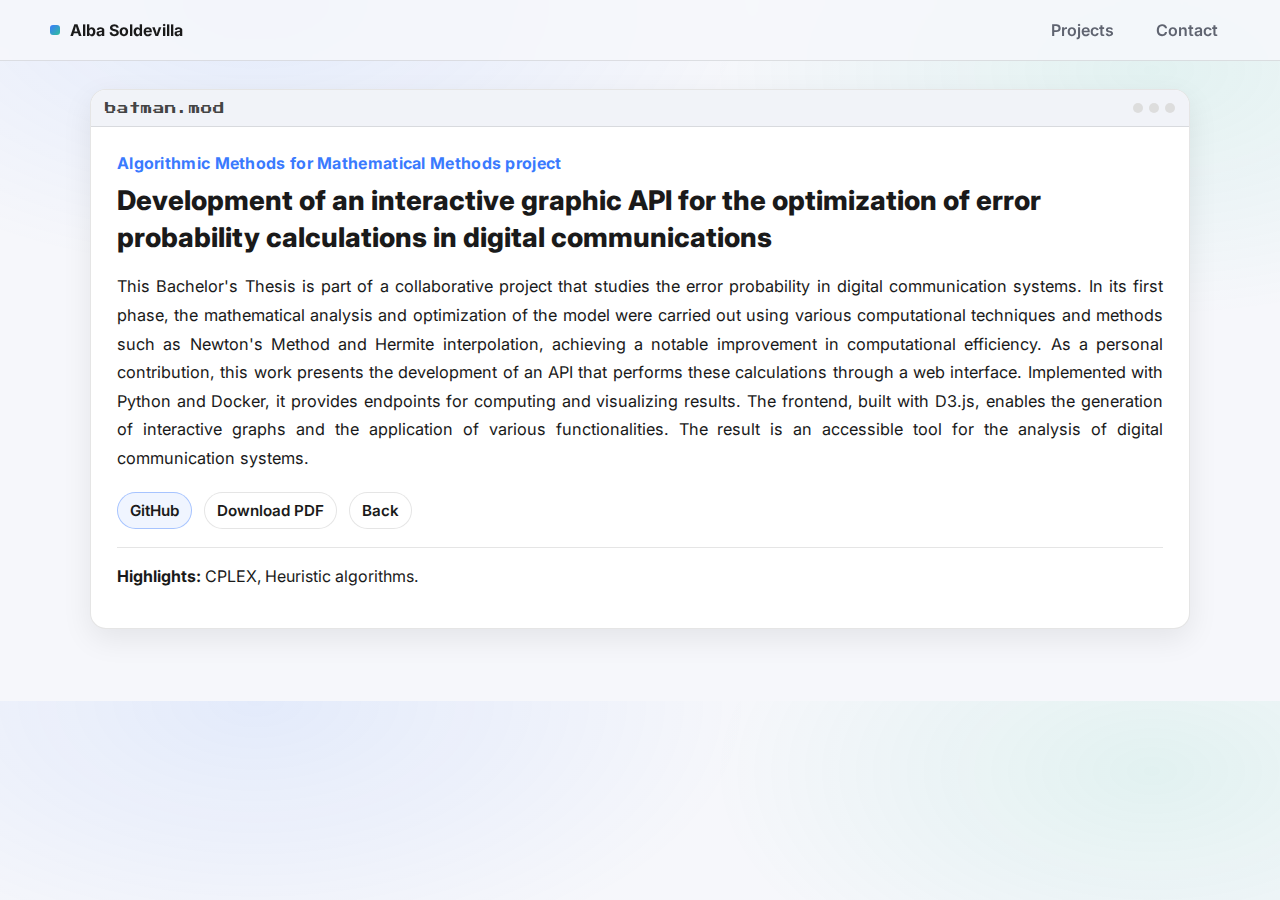
<file: ammm.html>
<!DOCTYPE html>
<html lang="en">
<head>
  <meta charset="UTF-8" />
  <meta name="viewport" content="width=device-width, initial-scale=1.0" />
  <title>Bachelor's Thesis — Alba Soldevilla</title>
  <link rel="stylesheet" href="style.css" />

  <link rel="preconnect" href="https://fonts.googleapis.com">
  <link rel="preconnect" href="https://fonts.gstatic.com" crossorigin>
  <link href="https://fonts.googleapis.com/css2?family=Press+Start+2P&display=swap" rel="stylesheet">
  <link href="https://fonts.googleapis.com/css2?family=Inter:wght@400;600;800&display=swap" rel="stylesheet">

</head>

<body>
  <header class="topbar">
    <div class="topbar-inner">
      <a class="brand" href="index.html">
        <span class="brand-dot" aria-hidden="true"></span>
        Alba Soldevilla
      </a>

      <nav class="nav">
        <a href="index.html#projects">Projects</a>
        <a href="index.html#contact">Contact</a>
      </nav>
    </div>
  </header>

  <main class="container project-page">
    <section class="card">
      <div class="card-titlebar">
        <span class="title">batman.mod</span>
        <div class="win-dots" aria-hidden="true"><span></span><span></span><span></span></div>
      </div>

      <div class="card-body">
        <p class="kicker">Algorithmic Methods for Mathematical Methods project</p>
        <h1 class="headline">Development of an interactive graphic API for the optimization of error probability calculations in digital communications</h1>

        <p class="subtitle">
          <!-- ABSTRACT -->
          This Bachelor's Thesis is part of a collaborative project that studies the error probability in digital communication systems. 
          In its first phase, the mathematical analysis and optimization of the model were carried out using various computational techniques and methods such as 
          Newton's Method and Hermite interpolation, achieving a notable improvement in computational efficiency.

            As a personal contribution, this work presents the development of an API that performs these calculations through a web interface. 
            Implemented with Python and Docker, it provides endpoints for computing and visualizing results. 
            The frontend, built with D3.js, enables the generation of interactive graphs and the application of various functionalities. 
            The result is an accessible tool for the analysis of digital communication systems.
        </p>

        <div class="actions">
          <a class="chip primary" href="https://github.com/AlbaSolde/TFG.git" target="_blank" rel="noreferrer">GitHub</a>
          <a class="chip" href="TFG.pdf" download>Download PDF</a>
          <a class="chip" href="index.html#projects">Back</a>
        </div>

        <hr style="border:0;border-top:1px solid var(--border);margin:18px 0;">

        <p class="muted">
          <b>Highlights:</b> CPLEX, Heuristic algorithms.
        </p>
      </div>
    </section>
  </main>
</body>
</html>
</file>
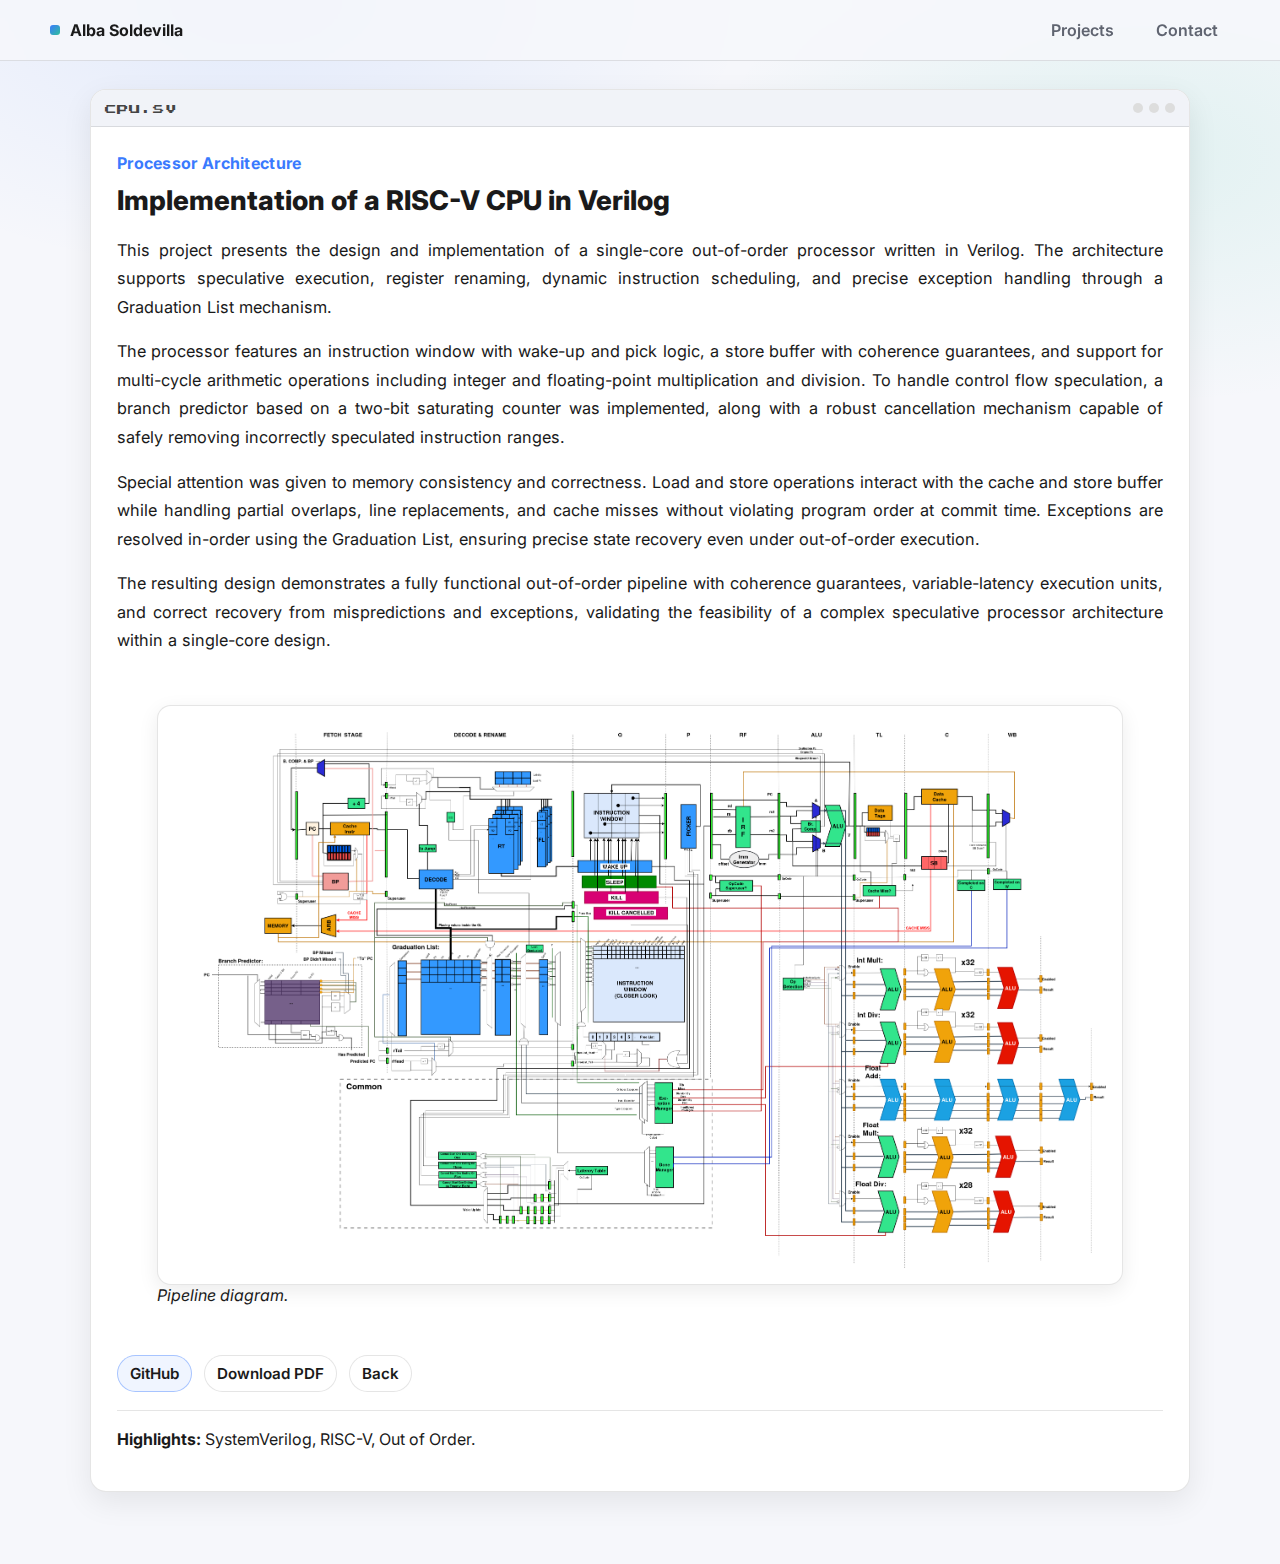
<file: cpu.html>
<!DOCTYPE html>
<html lang="en">
<head>
  <meta charset="UTF-8" />
  <meta name="viewport" content="width=device-width, initial-scale=1.0" />
  <title>Bachelor's Thesis — Alba Soldevilla</title>
  <link rel="stylesheet" href="style.css" />

  <link rel="preconnect" href="https://fonts.googleapis.com">
  <link rel="preconnect" href="https://fonts.gstatic.com" crossorigin>
  <link href="https://fonts.googleapis.com/css2?family=Press+Start+2P&display=swap" rel="stylesheet">
  <link href="https://fonts.googleapis.com/css2?family=Inter:wght@400;600;800&display=swap" rel="stylesheet">

</head>

<body>
  <header class="topbar">
    <div class="topbar-inner">
      <a class="brand" href="index.html">
        <span class="brand-dot" aria-hidden="true"></span>
        Alba Soldevilla
      </a>

      <nav class="nav">
        <a href="index.html#projects">Projects</a>
        <a href="index.html#contact">Contact</a>
      </nav>
    </div>
  </header>

  <main class="container project-page">
    <section class="card">
      <div class="card-titlebar">
        <span class="title">cpu.sv</span>
        <div class="win-dots" aria-hidden="true"><span></span><span></span><span></span></div>
      </div>

      <div class="card-body">
        <p class="kicker">Processor Architecture</p>
        <h1 class="headline">Implementation of a RISC-V CPU in Verilog</h1>

        <p class="subtitle">
          This project presents the design and implementation of a single-core out-of-order processor written in Verilog. 
          The architecture supports speculative execution, register renaming, dynamic instruction scheduling, and precise exception handling through a Graduation List mechanism.
        </p>

        <p class="subtitle">
          The processor features an instruction window with wake-up and pick logic, a store buffer with coherence guarantees, and support for multi-cycle arithmetic operations including integer and floating-point multiplication and division. 
          To handle control flow speculation, a branch predictor based on a two-bit saturating counter was implemented, along with a robust cancellation mechanism capable of safely removing incorrectly speculated instruction ranges.
        </p>

        <p class="subtitle">
          Special attention was given to memory consistency and correctness. Load and store operations interact with the cache and store buffer while handling partial overlaps, line replacements, and cache misses without violating program order at commit time. 
          Exceptions are resolved in-order using the Graduation List, ensuring precise state recovery even under out-of-order execution.
        </p>

        <p class="subtitle">
          The resulting design demonstrates a fully functional out-of-order pipeline with coherence guarantees, variable-latency execution units, and correct recovery from mispredictions and exceptions, validating the feasibility of a complex speculative processor architecture within a single-core design.
        </p>


        <div class="project-image">
          <figure>
            <img src="project-files/pipeline-diagram.png" alt="Interactive API interface visualization" />
            <figcaption style="font-style:italic;">Pipeline diagram.</figcaption>
          </figure>
        </div>


        <div class="actions">
          <a class="chip primary" href="https://github.com/AlbaSolde/pa-project.git" target="_blank" rel="noreferrer">GitHub</a>
          <a class="chip" href="project-files/pa-report.pdf" download>Download PDF</a>
          <a class="chip" href="index.html#projects">Back</a>
        </div>

        <hr style="border:0;border-top:1px solid var(--border);margin:18px 0;">

        <p class="muted">
          <b>Highlights:</b> SystemVerilog, RISC-V, Out of Order.
        </p>
      </div>
    </section>
  </main>
</body>
</html>
</file>
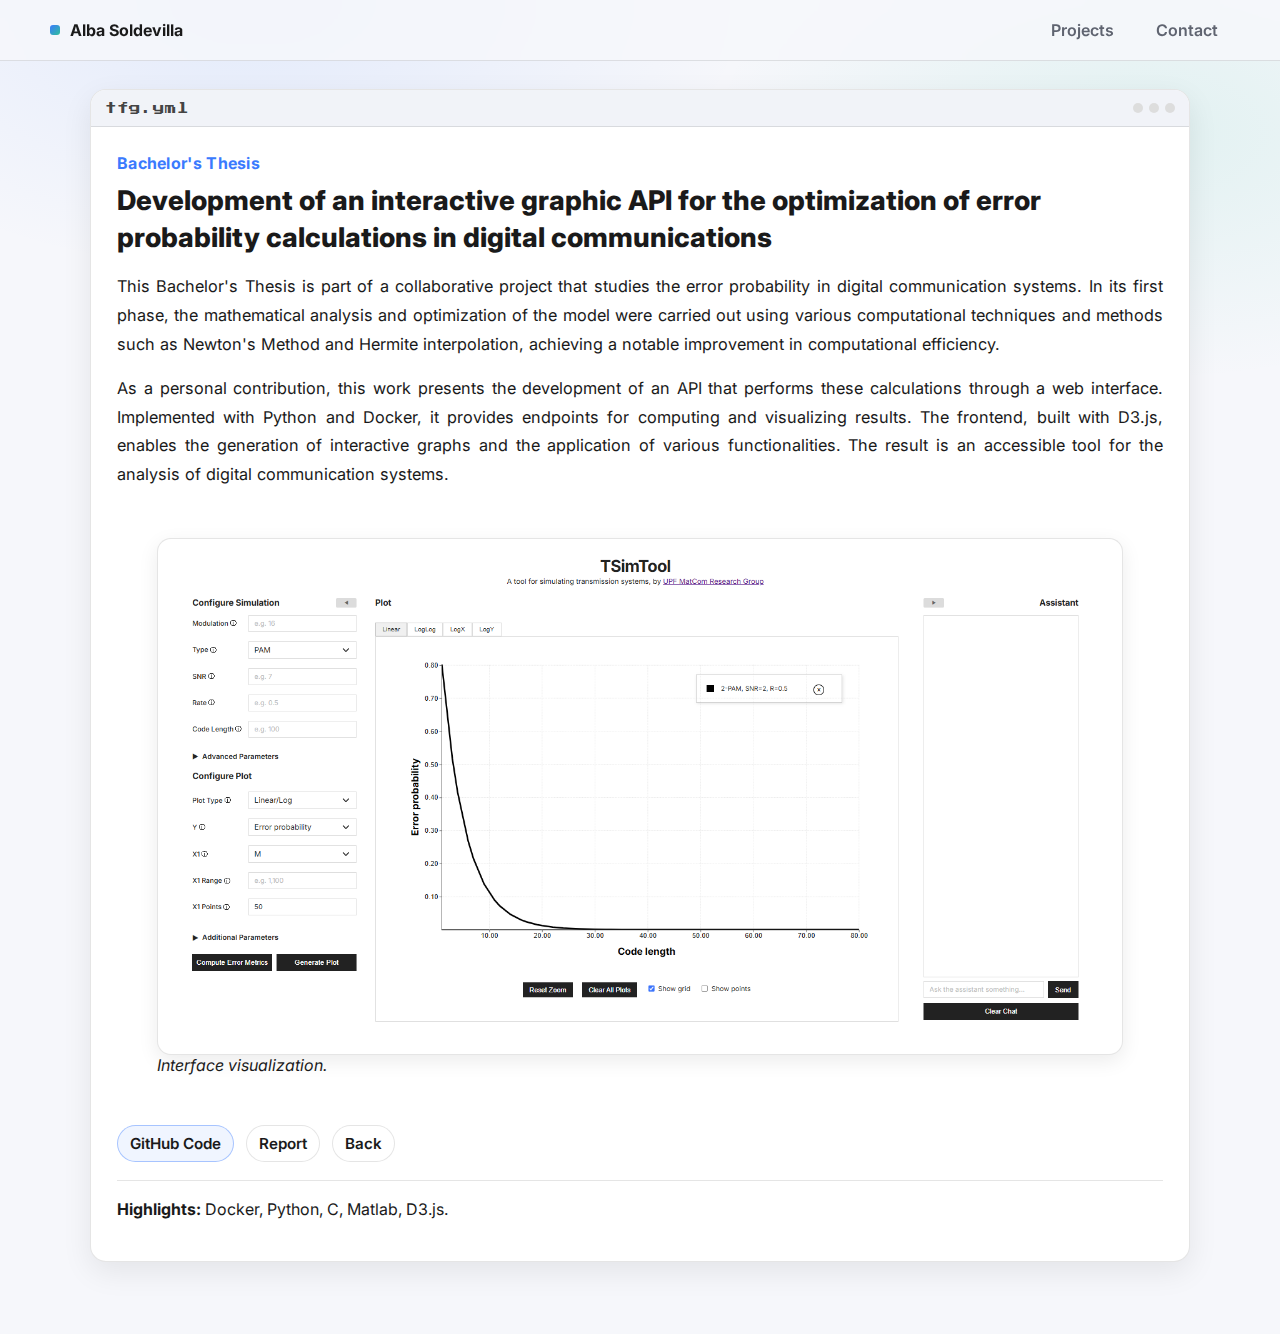
<file: tfg.html>
<!DOCTYPE html>
<html lang="en">
<head>
  <meta charset="UTF-8" />
  <meta name="viewport" content="width=device-width, initial-scale=1.0" />
  <title>Bachelor's Thesis — Alba Soldevilla</title>
  <link rel="stylesheet" href="style.css" />

  <link rel="preconnect" href="https://fonts.googleapis.com">
  <link rel="preconnect" href="https://fonts.gstatic.com" crossorigin>
  <link href="https://fonts.googleapis.com/css2?family=Press+Start+2P&display=swap" rel="stylesheet">
  <link href="https://fonts.googleapis.com/css2?family=Inter:wght@400;600;800&display=swap" rel="stylesheet">

</head>

<body>
  <header class="topbar">
    <div class="topbar-inner">
      <a class="brand" href="index.html">
        <span class="brand-dot" aria-hidden="true"></span>
        Alba Soldevilla
      </a>

      <nav class="nav">
        <a href="index.html#projects">Projects</a>
        <a href="index.html#contact">Contact</a>
      </nav>
    </div>
  </header>

  <main class="container project-page">
    <section class="card">
      <div class="card-titlebar">
        <span class="title">tfg.yml</span>
        <div class="win-dots" aria-hidden="true"><span></span><span></span><span></span></div>
      </div>

      <div class="card-body">
        <p class="kicker">Bachelor's Thesis</p>
        <h1 class="headline">Development of an interactive graphic API for the optimization of error probability calculations in digital communications</h1>

        <p class="subtitle">
          This Bachelor's Thesis is part of a collaborative project that studies the error probability in digital communication systems. 
          In its first phase, the mathematical analysis and optimization of the model were carried out using various computational techniques and methods such as 
          Newton's Method and Hermite interpolation, achieving a notable improvement in computational efficiency.
        </p>

        <p class="subtitle">
          As a personal contribution, this work presents the development of an API that performs these calculations through a web interface. 
          Implemented with Python and Docker, it provides endpoints for computing and visualizing results. 
          The frontend, built with D3.js, enables the generation of interactive graphs and the application of various functionalities. 
          The result is an accessible tool for the analysis of digital communication systems.
        </p>

        <div class="project-image">
          <figure>
            <img src="project-files/apifinal.png" alt="Interactive API interface visualization" />
            <figcaption style="font-style:italic;">Interface visualization.</figcaption>
          </figure>
        </div>


        <div class="actions">
          <a class="chip primary" href="https://github.com/AlbaSolde/TFG.git" target="_blank" rel="noreferrer">GitHub Code</a>
          <a class="chip" href="project-files/TFG.pdf" download>Report</a>
          <a class="chip" href="index.html#projects">Back</a>
        </div>

        <hr style="border:0;border-top:1px solid var(--border);margin:18px 0;">

        <p class="muted">
          <b>Highlights:</b> Docker, Python, C, Matlab, D3.js.
        </p>
      </div>
    </section>
  </main>
</body>
</html>
</file>
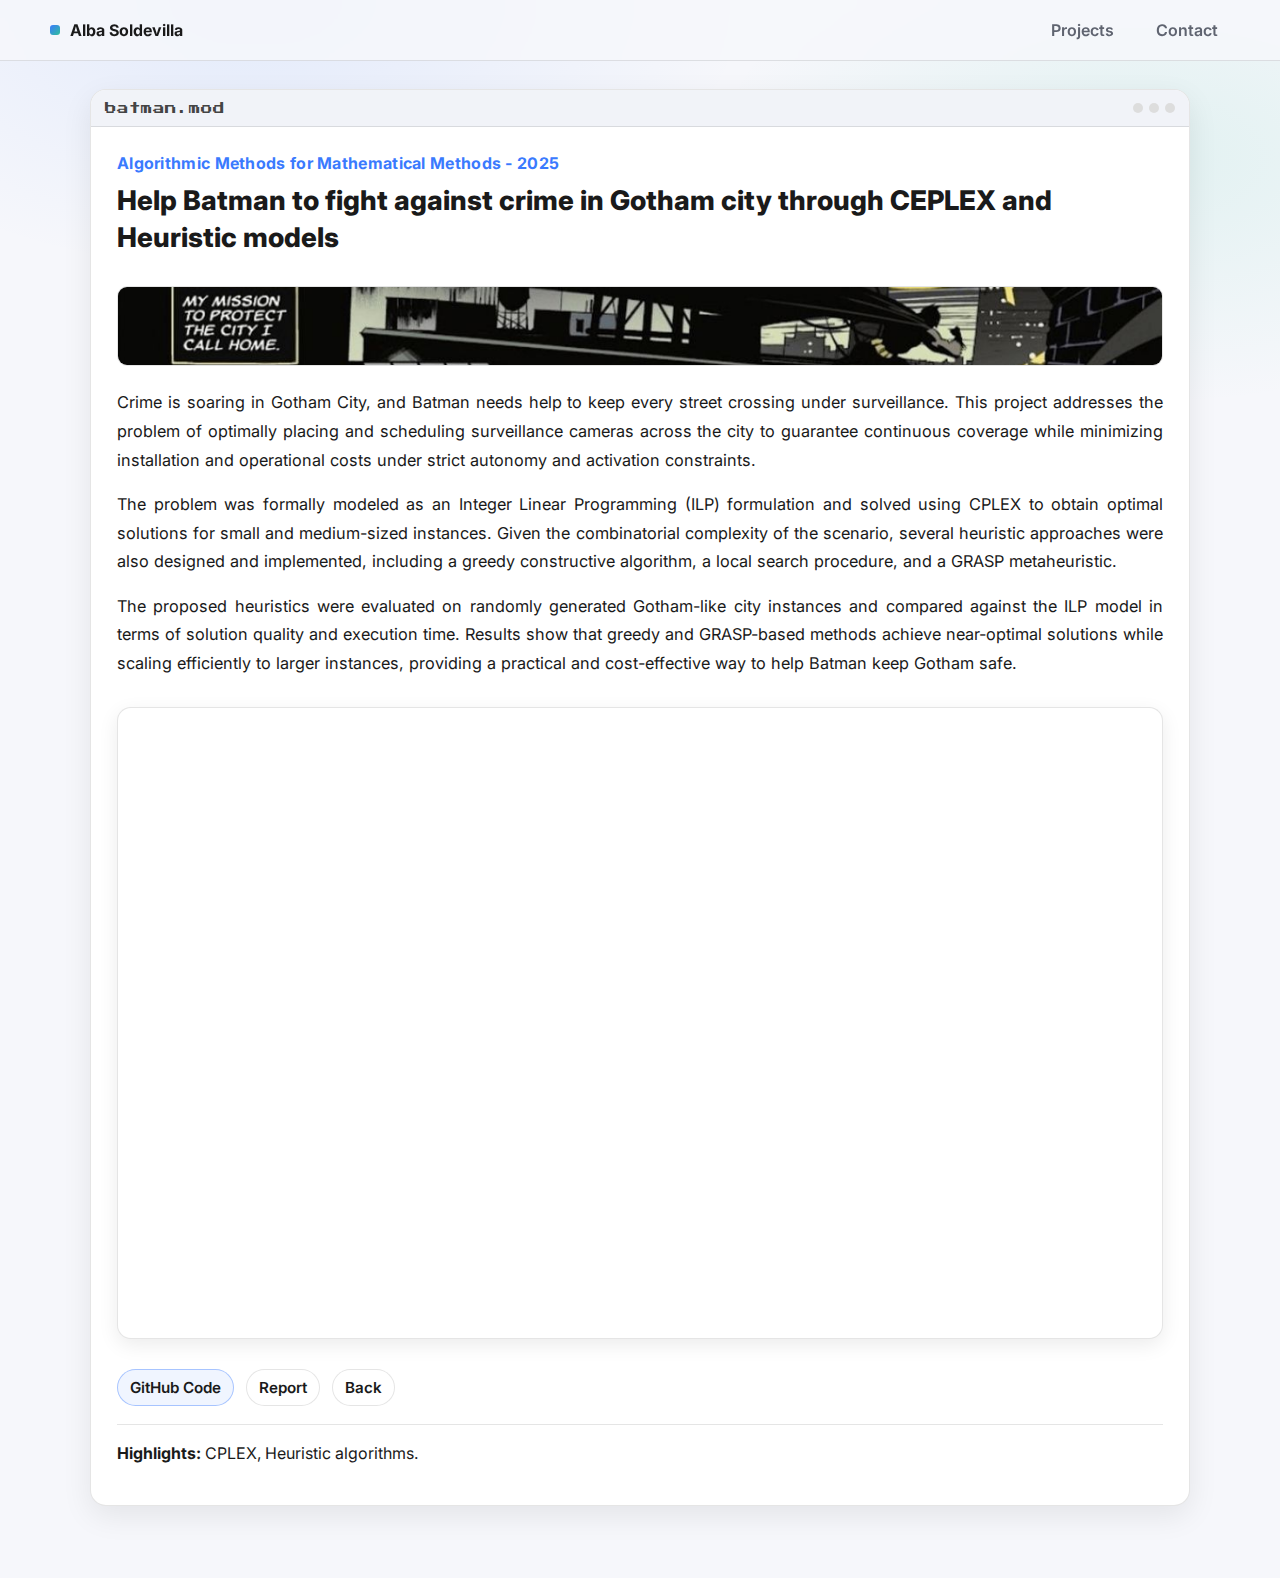
<file: project-files/ammm.html>
<!DOCTYPE html>
<html lang="en">
<head>
  <meta charset="UTF-8" />
  <meta name="viewport" content="width=device-width, initial-scale=1.0" />
  <title>Help Batman! — Alba Soldevilla</title>
  <link rel="stylesheet" href="../style.css" />

  <link rel="preconnect" href="https://fonts.googleapis.com">
  <link rel="preconnect" href="https://fonts.gstatic.com" crossorigin>
  <link href="https://fonts.googleapis.com/css2?family=Press+Start+2P&display=swap" rel="stylesheet">
  <link href="https://fonts.googleapis.com/css2?family=Inter:wght@400;600;800&display=swap" rel="stylesheet">

</head>

<body>
  <header class="topbar">
    <div class="topbar-inner">
      <a class="brand" href="../index.html">
        <span class="brand-dot" aria-hidden="true"></span>
        Alba Soldevilla
      </a>

      <nav class="nav">
        <a href="../index.html#projects">Projects</a>
        <a href="../index.html#contact">Contact</a>
      </nav>
    </div>
  </header>

  <main class="container project-page">
    <section class="card">
      <div class="card-titlebar">
        <span class="title">batman.mod</span>
        <div class="win-dots" aria-hidden="true"><span></span><span></span><span></span></div>
      </div>

      <div class="card-body">
        <p class="kicker">Algorithmic Methods for Mathematical Methods - 2025</p>
        <h1 class="headline">Help Batman to fight against crime in Gotham city through CEPLEX and Heuristic models</h1>
        <img 
          src="reports/batman-coming.jpg" 
          alt="Batman overlooking Gotham City"
          class="project-hero-img"
        />
      <p class="subtitle">
        Crime is soaring in Gotham City, and Batman needs help to keep every street crossing under surveillance. 
        This project addresses the problem of optimally placing and scheduling surveillance cameras across the city to guarantee continuous coverage while minimizing installation and operational costs under strict autonomy and activation constraints.
      </p>

      <p class="subtitle">
        The problem was formally modeled as an Integer Linear Programming (ILP) formulation and solved using CPLEX to obtain optimal solutions for small and medium-sized instances. 
        Given the combinatorial complexity of the scenario, several heuristic approaches were also designed and implemented, including a greedy constructive algorithm, a local search procedure, and a GRASP metaheuristic.
      </p>

      <p class="subtitle">
        The proposed heuristics were evaluated on randomly generated Gotham-like city instances and compared against the ILP model in terms of solution quality and execution time. 
        Results show that greedy and GRASP-based methods achieve near-optimal solutions while scaling efficiently to larger instances, providing a practical and cost-effective way to help Batman keep Gotham safe.
      </p>

      <div class="project-pdf">
        <iframe 
          src="reports/ammm-presentation-v2.pdf"
          title="AMMM presentation slides"
          loading="lazy">
        </iframe>
      </div>


        <div class="actions">
          <a class="chip primary" href="https://github.com/AlbaSolde/ammm-project.git" target="_blank" rel="noreferrer">GitHub Code</a>
          <a class="chip" href="reports/ammm-report.pdf" download> Report</a>
          <a class="chip" href="../index.html#projects"> Back</a>
        </div>

        <hr style="border:0;border-top:1px solid var(--border);margin:18px 0;">

        <p class="muted">
          <b>Highlights:</b> CPLEX, Heuristic algorithms.
        </p>
      </div>
    </section>
  </main>
</body>
</html>
</file>
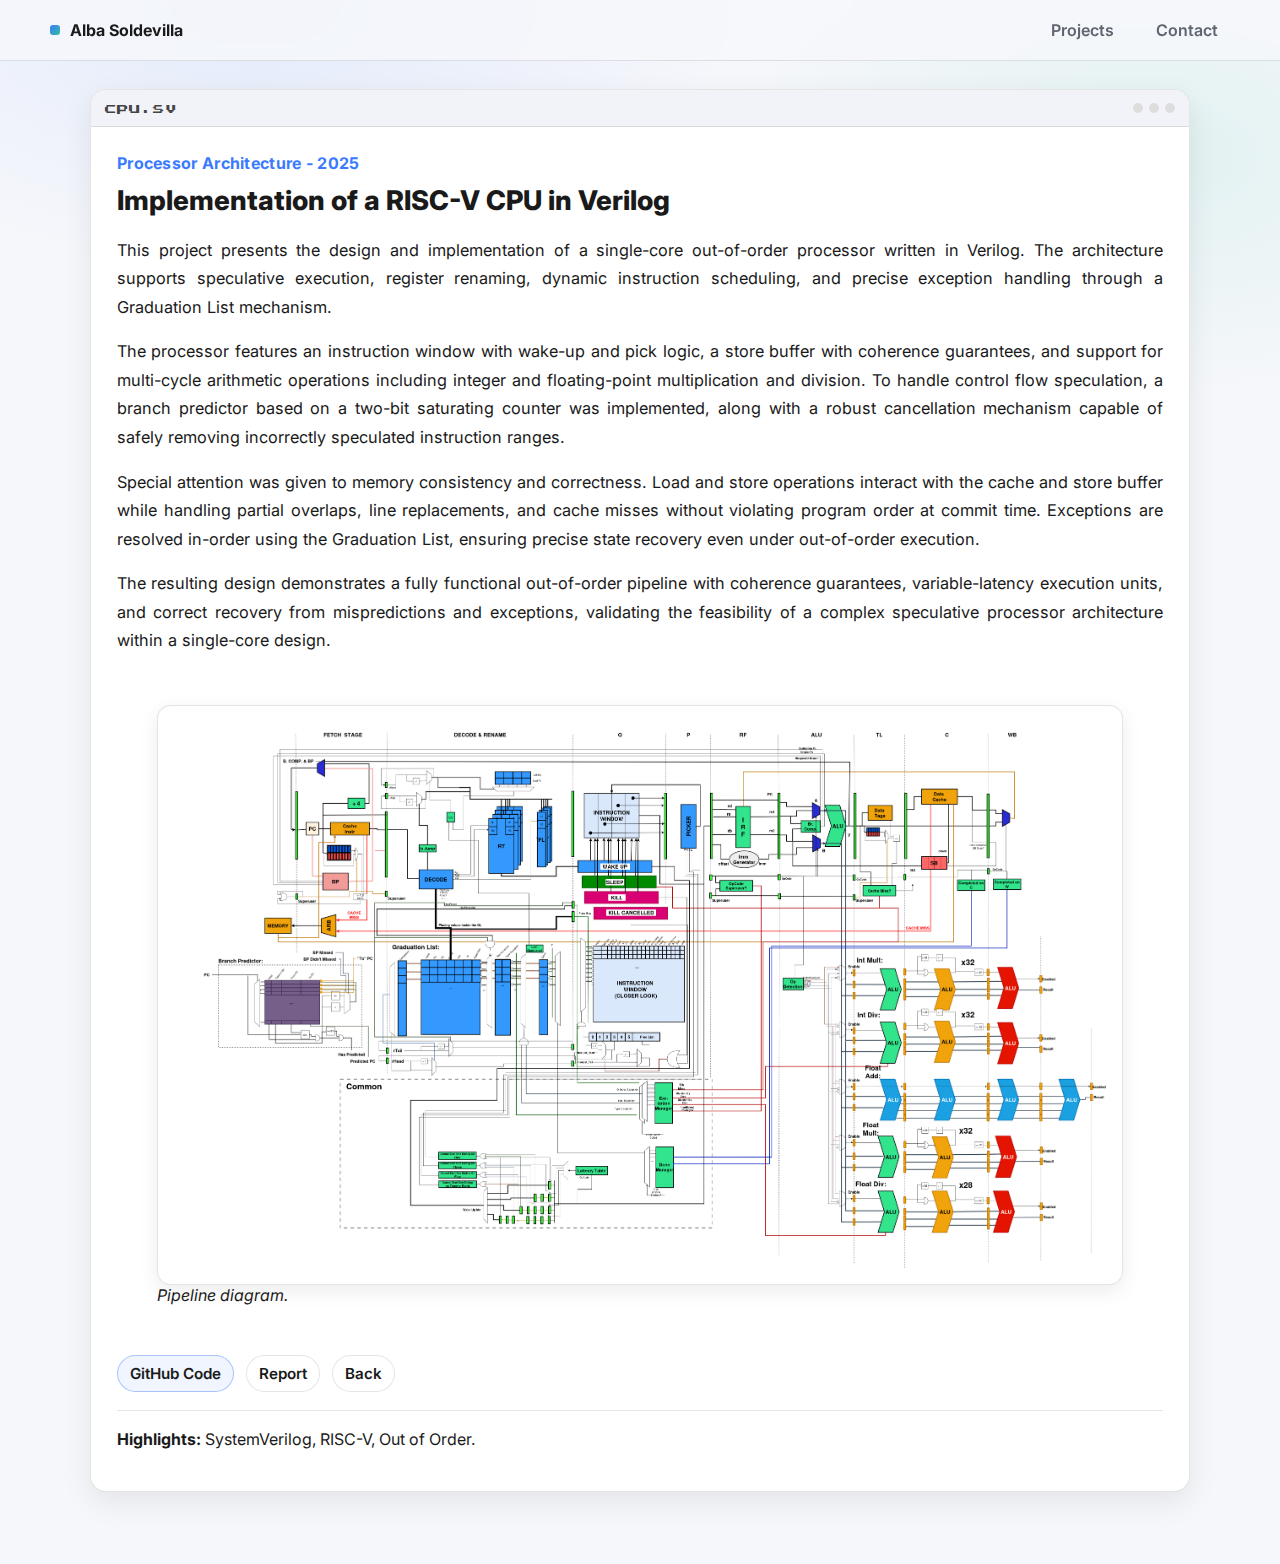
<file: project-files/cpu.html>
<!DOCTYPE html>
<html lang="en">
<head>
  <meta charset="UTF-8" />
  <meta name="viewport" content="width=device-width, initial-scale=1.0" />
  <title>RISC-V CPU — Alba Soldevilla</title>
  <link rel="stylesheet" href="../style.css" />

  <link rel="preconnect" href="https://fonts.googleapis.com">
  <link rel="preconnect" href="https://fonts.gstatic.com" crossorigin>
  <link href="https://fonts.googleapis.com/css2?family=Press+Start+2P&display=swap" rel="stylesheet">
  <link href="https://fonts.googleapis.com/css2?family=Inter:wght@400;600;800&display=swap" rel="stylesheet">

</head>

<body>
  <header class="topbar">
    <div class="topbar-inner">
      <a class="brand" href="../index.html">
        <span class="brand-dot" aria-hidden="true"></span>
        Alba Soldevilla
      </a>

      <nav class="nav">
        <a href="../index.html#projects">Projects</a>
        <a href="../index.html#contact">Contact</a>
      </nav>
    </div>
  </header>

  <main class="container project-page">
    <section class="card">
      <div class="card-titlebar">
        <span class="title">cpu.sv</span>
        <div class="win-dots" aria-hidden="true"><span></span><span></span><span></span></div>
      </div>

      <div class="card-body">
        <p class="kicker">Processor Architecture - 2025</p>
        <h1 class="headline">Implementation of a RISC-V CPU in Verilog</h1>

        <p class="subtitle">
          This project presents the design and implementation of a single-core out-of-order processor written in Verilog. 
          The architecture supports speculative execution, register renaming, dynamic instruction scheduling, and precise exception handling through a Graduation List mechanism.
        </p>

        <p class="subtitle">
          The processor features an instruction window with wake-up and pick logic, a store buffer with coherence guarantees, and support for multi-cycle arithmetic operations including integer and floating-point multiplication and division. 
          To handle control flow speculation, a branch predictor based on a two-bit saturating counter was implemented, along with a robust cancellation mechanism capable of safely removing incorrectly speculated instruction ranges.
        </p>

        <p class="subtitle">
          Special attention was given to memory consistency and correctness. Load and store operations interact with the cache and store buffer while handling partial overlaps, line replacements, and cache misses without violating program order at commit time. 
          Exceptions are resolved in-order using the Graduation List, ensuring precise state recovery even under out-of-order execution.
        </p>

        <p class="subtitle">
          The resulting design demonstrates a fully functional out-of-order pipeline with coherence guarantees, variable-latency execution units, and correct recovery from mispredictions and exceptions, validating the feasibility of a complex speculative processor architecture within a single-core design.
        </p>


        <div class="project-image">
          <figure>
            <img src="reports/pipeline-diagram.png" alt="Interactive API interface visualization" />
            <figcaption style="font-style:italic;">Pipeline diagram.</figcaption>
          </figure>
        </div>


        <div class="actions">
          <a class="chip primary" href="https://github.com/AlbaSolde/pa-project.git" target="_blank" rel="noreferrer">GitHub Code</a>
          <a class="chip" href="reports/pa-project-report.pdf" download>Report</a>
          <a class="chip" href="../index.html#projects">Back</a>
        </div>

        <hr style="border:0;border-top:1px solid var(--border);margin:18px 0;">

        <p class="muted">
          <b>Highlights:</b> SystemVerilog, RISC-V, Out of Order.
        </p>
      </div>
    </section>
  </main>
</body>
</html>
</file>
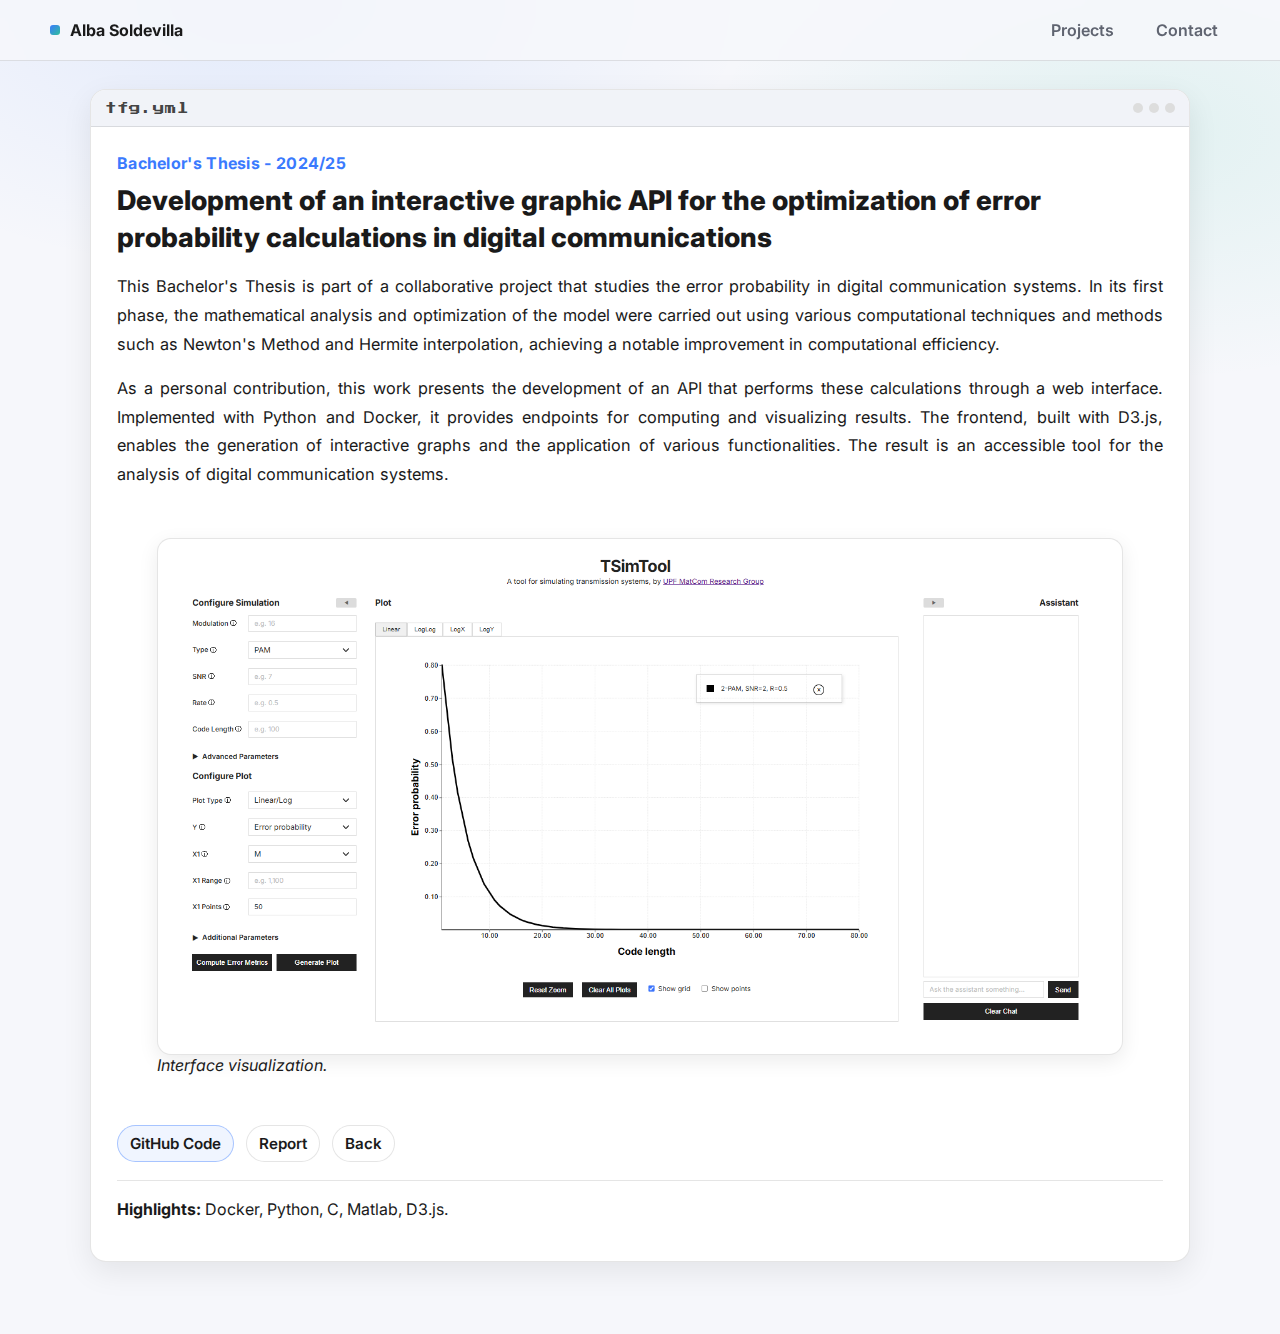
<file: project-files/tfg.html>
<!DOCTYPE html>
<html lang="en">
<head>
  <meta charset="UTF-8" />
  <meta name="viewport" content="width=device-width, initial-scale=1.0" />
  <title>Bachelor's Thesis — Alba Soldevilla</title>
  <link rel="stylesheet" href="../style.css" />

  <link rel="preconnect" href="https://fonts.googleapis.com">
  <link rel="preconnect" href="https://fonts.gstatic.com" crossorigin>
  <link href="https://fonts.googleapis.com/css2?family=Press+Start+2P&display=swap" rel="stylesheet">
  <link href="https://fonts.googleapis.com/css2?family=Inter:wght@400;600;800&display=swap" rel="stylesheet">

</head>

<body>
  <header class="topbar">
    <div class="topbar-inner">
      <a class="brand" href="../index.html">
        <span class="brand-dot" aria-hidden="true"></span>
        Alba Soldevilla
      </a>

      <nav class="nav">
        <a href="../index.html#projects">Projects</a>
        <a href="../index.html#contact">Contact</a>
      </nav>
    </div>
  </header>

  <main class="container project-page">
    <section class="card">
      <div class="card-titlebar">
        <span class="title">tfg.yml</span>
        <div class="win-dots" aria-hidden="true"><span></span><span></span><span></span></div>
      </div>

      <div class="card-body">
        <p class="kicker">Bachelor's Thesis - 2024/25</p>
        <h1 class="headline">Development of an interactive graphic API for the optimization of error probability calculations in digital communications</h1>

        <p class="subtitle">
          This Bachelor's Thesis is part of a collaborative project that studies the error probability in digital communication systems. 
          In its first phase, the mathematical analysis and optimization of the model were carried out using various computational techniques and methods such as 
          Newton's Method and Hermite interpolation, achieving a notable improvement in computational efficiency.
        </p>

        <p class="subtitle">
          As a personal contribution, this work presents the development of an API that performs these calculations through a web interface. 
          Implemented with Python and Docker, it provides endpoints for computing and visualizing results. 
          The frontend, built with D3.js, enables the generation of interactive graphs and the application of various functionalities. 
          The result is an accessible tool for the analysis of digital communication systems.
        </p>

        <div class="project-image">
          <figure>
            <img src="reports/apifinal.png" alt="Interactive API interface visualization" />
            <figcaption style="font-style:italic;">Interface visualization.</figcaption>
          </figure>
        </div>


        <div class="actions">
          <a class="chip primary" href="https://github.com/AlbaSolde/TFG.git" target="_blank" rel="noreferrer">GitHub Code</a>
          <a class="chip" href="reports/TFG.pdf" download>Report</a>
          <a class="chip" href="../index.html#projects">Back</a>
        </div>

        <hr style="border:0;border-top:1px solid var(--border);margin:18px 0;">

        <p class="muted">
          <b>Highlights:</b> Docker, Python, C, Matlab, D3.js.
        </p>
      </div>
    </section>
  </main>
</body>
</html>
</file>
<file: style.css>
/* ===== Light retro-minimal palette ===== */
:root{
  --bg: #f6f7fb;
  --panel: #ffffff;
  --panel2: #f1f3f8;
  --border: rgba(0,0,0,0.10);
  --text: #1a1a1a;
  --muted: #5f6470;
  --accent: #3a7afe;   /* azul suave */
  --accent2: #2fbf9b;  /* verde suave */
  --shadow: rgba(0,0,0,0.08);
}

*{ box-sizing: border-box; }

body{
  margin: 0;
  font-family: "Inter", system-ui, -apple-system, Segoe UI, Roboto, Arial, sans-serif;
  font-size: 16px; /* ⬅️ escala general (tipo 110%) */
  background:
    radial-gradient(900px 500px at 20% 0%, rgba(58,122,254,0.10), transparent 55%),
    radial-gradient(800px 450px at 90% 10%, rgba(47,191,155,0.10), transparent 55%),
    var(--bg);
  color: var(--text);
}

/* ===== Topbar ===== */
.topbar{
  position: sticky;
  top: 0;
  z-index: 10;
  background: rgba(246,247,251,0.8);
  backdrop-filter: blur(10px);
  border-bottom: 1px solid var(--border);
}

.topbar-inner{
  width: min(1180px, 96vw);  /* ⬅️ más ancho, menos margen lateral */
  margin: 0 auto;
  height: 60px;             /* ⬅️ un pelín más alto */
  display: flex;
  align-items: center;
  justify-content: space-between;
}

.brand{
  display: inline-flex;
  align-items: center;
  gap: 10px;
  text-decoration: none;
  color: var(--text);
  font-weight: 700;
}

.brand-dot{
  width: 10px;
  height: 10px;
  border-radius: 3px;
  background: linear-gradient(135deg, var(--accent), var(--accent2));
}

/* ===== Nav ===== */
.nav{
  display: flex;
  gap: 18px;
}

.nav a{
  text-decoration: none;
  color: var(--muted);
  font-weight: 600;
  font-size: 1rem; /* ⬅️ un pelín más grande */
  padding: 9px 12px;
  border-radius: 10px;
  transition: background .15s ease, color .15s ease;
}

.nav a:hover{
  color: var(--text);
  background: rgba(0,0,0,0.05);
}

/* ===== Layout ===== */
.container{
  width: min(1100px, 94vw); /* ⬅️ más ancho */
  margin: 28px auto 72px;
  display: grid;
  gap: 24px;                /* ⬅️ un poco más de aire */
}

/* ===== Cards ===== */
.card{
  background: var(--panel);
  border: 1px solid var(--border);
  border-radius: 16px;
  overflow: hidden;
  box-shadow: 0 10px 30px var(--shadow);
}

.card-titlebar{
  display: flex;
  justify-content: space-between;
  align-items: center;
  padding: 12px 14px;
  background: var(--panel2);
  border-bottom: 1px solid var(--border);
}

.title{
  font-family: "Press Start 2P", cursive;
  font-size: 0.72rem;
  color: #444;
}

.win-dots{
  display: flex;
  gap: 6px;
}

.win-dots span{
  width: 10px;
  height: 10px;
  border-radius: 50%;
  background: #ddd;
}

.card-body{
  padding: 26px 32px;
}


/* ===== Hero ===== */
.hero{
  display: grid;
  align-items: start;
  gap: 22px;
  grid-template-columns: 1.25fr 0.75fr;
}

.kicker{
  margin: 0 0 10px;
  color: var(--muted);
  font-weight: 700;
  font-family: "Press Start 2P", cursive;
  font-size: 0.72rem;
}

.headline{
  margin: 0 0 12px 0;
  font-family: "Inter", system-ui, -apple-system, Segoe UI, Roboto, Arial, sans-serif;
  font-size: 2.3rem;  /* ⬅️ un pelín más grande */
  line-height: 1.25;
  color: var(--text);
}

.headline span{
  color: var(--accent);
}


.subtitle{
  margin: 0 0 16px;
  color: var(--muted);
  line-height: 1.6;
}

.highlights{
  margin: 12px 0 18px;
  color: var(--muted);
  font-size: 0.95rem;
  padding-left: 0;
  list-style: none;
  display: grid;
  gap: 6px;
}

.highlights li{
  margin-bottom: 6px;
}


.highlights li::before{
  content: "›";
  margin-right: 8px;
  color: var(--accent);
  font-weight: 700;
}


/* ===== Buttons (minimal chips) ===== */
.actions{
  display: flex;
  gap: 12px;
  flex-wrap: wrap;
  margin-top: 20px;
}

.chip{
  text-decoration: none;
  font-size: 0.95rem; /* ⬅️ antes 0.9 */
  font-weight: 600;
  color: var(--text);
  padding: 8px 12px;  /* ⬅️ un pelín más grande */
  border-radius: 999px;
  border: 1px solid var(--border);
  background: #fff;
  transition: background .15s ease, transform .15s ease;
}

.chip:hover{
  background: #f2f4f8;
  transform: translateY(-1px);
}

.chip.primary{
  border-color: rgba(58,122,254,0.4);
  background: rgba(58,122,254,0.08);
}

/* ===== Avatar ===== */
.hero-right{
  display: flex;
  justify-content: center;
  padding-right: 12px;
}

.avatar-frame{
  width: 180px;
  aspect-ratio: 4 / 5;   /* ⬅️ clave */
  padding: 10px;
  border-radius: 20px;
  border: 1px solid var(--border);
  background: #fafafa;
  display: flex;
  align-items: center;
  justify-content: center;
}

.avatar{
  width: 100%;
  height: 100%;
  border-radius: 14px;
  object-fit: cover;
}

/* Mini “window” de perfil */
.profile-mini{
  border: 1px solid var(--border);
  border-radius: 16px;
  overflow: hidden;
  background: #fff;
  box-shadow: 0 10px 30px var(--shadow);
  width: fit-content;     /* se adapta al contenido */
  justify-self: end; 
  
}

.profile-mini .avatar{
  height: auto;
  object-fit: contain;
  max-height: 100%;
  width: auto;
}

.mini-titlebar{
  display:flex;
  justify-content: space-between;
  align-items:center;
  padding: 10px 12px;
  background: var(--panel2);
  border-bottom: 1px solid var(--border);
}

.mini-title{
  font-family: "Press Start 2P", cursive;
  font-size: 0.65rem;
  color: #444;
}

.mini-body{
  padding: 10px;
  display: grid;
  gap: 12px;
}

.mini-avatar{
  width: 240px;        /* un poco más estrecho */
  max-height: 320px;   /* 👈 límite vertical */
  padding: 8px;
  border-radius: 14px;
  display: flex;
  align-items: center;
  justify-content: center;
  aspect-ratio: auto;     /* IMPORTANTE */
}

/* Responsive */
@media (max-width: 760px){
  .hero{ grid-template-columns: 1fr; }
}


/* ===== Responsive ===== */
@media (max-width: 760px){
  .hero{
    grid-template-columns: 1fr;
  }

  .hero-right{
    justify-content: flex-start;
    padding-right: 0;
  }
}

/* ===== Projects grid ===== */
.projects-grid{
  display: grid;
  grid-template-columns: repeat(3, 1fr);
  gap: 18px;
}

.project-card{
  display: flex;
  flex-direction: column;
  text-decoration: none;
  color: inherit;
  border: 1px solid var(--border);
  background: #fff;
  border-radius: 14px;
  padding: 20px;
  transition: transform .15s ease, background .15s ease, border-color .15s ease;
  min-height: 210px;
}

.project-card:hover{
  transform: translateY(-2px);
  background: #fbfcff;
  border-color: rgba(0,0,0,0.14);
}

/* Thumbnail consistente para proyectos */
.project-thumb{
  width: 100%;
  height: 140px;              /* <-- ajusta: 120/140/160 */
  object-fit: cover;          /* recorta bonito sin deformar */
  display: block;

  border-radius: 12px;
  border: 1px solid var(--border);
  background: #f6f7fb;

  margin-bottom: 12px;
}


/* TFG: subir un poco el gráfico */
.project-card[href="tfg.html"] .project-thumb{
  object-position: 50% 65%;
}

/* Batman: centrar más abajo */
.project-card[href="ammm.html"] .project-thumb{
  object-position: 50% 30%;
}


/* Que al hover acompañe el estilo de la card */
.project-card:hover .project-thumb{
  border-color: rgba(0,0,0,0.14);
}


.project-top{
  display: flex;
  align-items: flex-start;
  justify-content: space-between;
  gap: 10px;
  margin-bottom: 10px;
}

.project-title{
  margin: 0;
  font-size: 1.15rem; /* ⬅️ un pelín más grande */
  line-height: 1.35;
}

.project-tag{
  font-size: 0.82rem;
  color: var(--muted);
  border: 1px solid var(--border);
  background: #f6f7fb;
  padding: 6px 10px;
  border-radius: 999px;
  white-space: nowrap;
}

.project-desc{
  margin: 0 0 14px 0;
  color: var(--muted);
  line-height: 1.6;
  font-size: 1rem; /* ⬅️ antes 0.92 */
  margin-bottom: 16px;
}

.project-cta{
  display: flex;
  align-items: center;
  justify-content: space-between;
  color: var(--text);
  font-weight: 600;
  font-size: 0.98rem;
  margin-top: auto;
  padding-top: 8px;
}

.project-card:hover .arrow{
  transform: translateX(3px);
}

.arrow{
  display: inline-block;
  transition: transform .15s ease;
}

@media (max-width: 900px){
  .projects-grid{ grid-template-columns: 1fr; }
}

/* ===== Project pages (TFG / CPU / AMM) ===== */
.project-page .kicker{
  font-family: "Inter", system-ui, sans-serif;
  font-size: 1rem;
  font-weight: 700;
  color: var(--accent);
  letter-spacing: 0.3px;
  margin-bottom: 10px;
}

.project-page .headline{
  font-family: "Inter", system-ui, sans-serif;
  font-size: 1.7rem; /* ⬅️ un pelín más grande */
  font-weight: 800;
  line-height: 1.35;
  color: var(--text);
  margin-bottom: 16px;
}

.project-page .subtitle{
  color: var(--text);
  font-size: 1.02rem;
  line-height: 1.75;
  max-width: none;
  text-align: justify;
  text-justify: inter-word;
  margin-bottom: 16px;
}

.project-page .subtitle b{
  font-weight: 700;
}

.project-page .card-body{
  padding: 26px;
}

.project-page .muted{
  color: var(--text);
  font-size: 1rem;
}

/* ===== Project image ===== */
.project-page .project-image{
  margin: 34px 0;
  display: flex;
  justify-content: center;
}

.project-page .project-image img{
  max-width: 100%;
  padding: 16px;
  background: #fff;
  border-radius: 14px;
  border: 1px solid var(--border);
  box-shadow: 0 6px 20px var(--shadow);
  display: block;
  width: 100%;
  height: auto;
}

/* Smaller images for theory / diagrams */
.project-image.small{
  margin: 20px 0;
}

.project-image.small img{
  max-width: 720px;     /* prueba 680–760 */
}

.project-page .project-image.small img{
  width: 100%;
  height: auto;
  max-width: min(720px, 100%); /* clave: nunca más grande que el contenedor */
  display: block;
}

/* ===== Embedded PDF (project pages) - FIX ===== */
.project-page .project-pdf{
  width: 100%;
  margin: 30px 0;
  border: 1px solid var(--border);
  border-radius: 14px;
  overflow: hidden;
  box-shadow: 0 6px 20px var(--shadow);
  background: #fff;
}

.project-page .project-pdf iframe{
  display: block;      /* evita que se quede "enano" inline */
  width: 100% !important;
  height: 70vh;        /* se adapta a la pantalla */
  min-height: 520px;   /* para que no baje demasiado */
  border: 0;
}



/* ===== Contact (clean rows) ===== */
.contact-list{
  display: grid;
  gap: 10px;
}

.contact-row{
  display: grid;
  grid-template-columns: 28px 90px 1fr 18px;
  align-items: center;
  gap: 12px;

  text-decoration: none;
  color: var(--text);
  background: #fff;
  border: 1px solid var(--border);
  border-radius: 14px;
  padding: 12px 14px;

  transition: transform .15s ease, background .15s ease, border-color .15s ease;
}

.contact-row:hover{
  transform: translateY(-1px);
  background: #fbfcff;
  border-color: rgba(0,0,0,0.14);
}

.contact-icon{
  width: 28px;
  height: 28px;
  display: grid;
  place-items: center;
  border-radius: 10px;
  border: 1px solid var(--border);
  background: #f6f7fb;
  font-weight: 700;
  color: var(--muted);
  font-size: 0.9rem;
}

.contact-key{
  font-weight: 700;
  color: var(--muted);
  font-size: 0.95rem;
}

.contact-value{
  font-weight: 600;
  color: var(--text);
  overflow: hidden;
  text-overflow: ellipsis;
  white-space: nowrap;
}

.contact-arrow{
  color: var(--muted);
  transition: transform .15s ease;
}

.contact-row:hover .contact-arrow{
  transform: translateX(2px);
}

/* Mobile: que no se corte raro */
@media (max-width: 520px){
  .contact-row{
    grid-template-columns: 28px 1fr 18px;
  }
  .contact-key{
    display: none;
  }
}

/* ===== Intro: extra inner spacing ===== */
.intro-card .card-body{
  padding: 28px 48px 40px;
}

/* ===== Intro: move Hello World up ===== */
.intro-card .kicker{
  position: relative;
  top: -10px; /* sube el Hello World */
}


.project-hero-img {
  width: 100%;
  max-height: 80px;
  object-fit: cover;
  border-radius: 10px;
  margin: 14px 0 18px;
  border: 1px solid var(--border);
}

.abstract-split {
  display: flex;
  gap: 20px;
  align-items: flex-start;
}

.abstract-text {
  flex: 2;
}

.abstract-img {
  flex: 1;
  max-width: 260px;
  border-radius: 12px;
  object-fit: cover;
  border: 1px solid var(--border);
}

/* Responsive */
@media (max-width: 900px) {
  .abstract-split {
    flex-direction: column;
  }

  .abstract-img {
    max-width: 100%;
  }
}

/* 3) Móvil: menos padding para que apifinal se vea más grande */
@media (max-width: 520px){
  .project-page .card-body{
    padding: 18px;             /* antes 32px */
  }

  .project-page .project-image{
    margin: 18px 0;            /* antes 34px */
  }

  .project-page .project-image img{
    padding: 8px;              /* antes 16px */
    border-radius: 12px;
  }

  /* opcional: que la imagen grande aproveche todo el ancho */
  .project-page .project-image:not(.small) img{
    max-width: 100%;
  }
}

/* ===== Small images: centered + caption aligned with image (desktop only) ===== */
@media (min-width: 521px){

  /* el figure se convierte en el “bloque” centrado del tamaño de la imagen */
  .project-page .project-image.small figure{
    margin: 0 auto;
    width: fit-content;
  }

  /* en desktop NO queremos width:100% para las small */
  .project-page .project-image.small img{
    width: auto;                 /* 🔑 */
    max-width: 720px;            /* tu límite de desktop */
    margin: 0;                   /* evita desplazamientos raros */
  }

  /* caption alineada al borde izquierdo de la imagen */
  .project-page .project-image.small figcaption{
    text-align: left;
    padding-left: 6px;           /* para que no quede “pegada” */
  }
}
</file>
